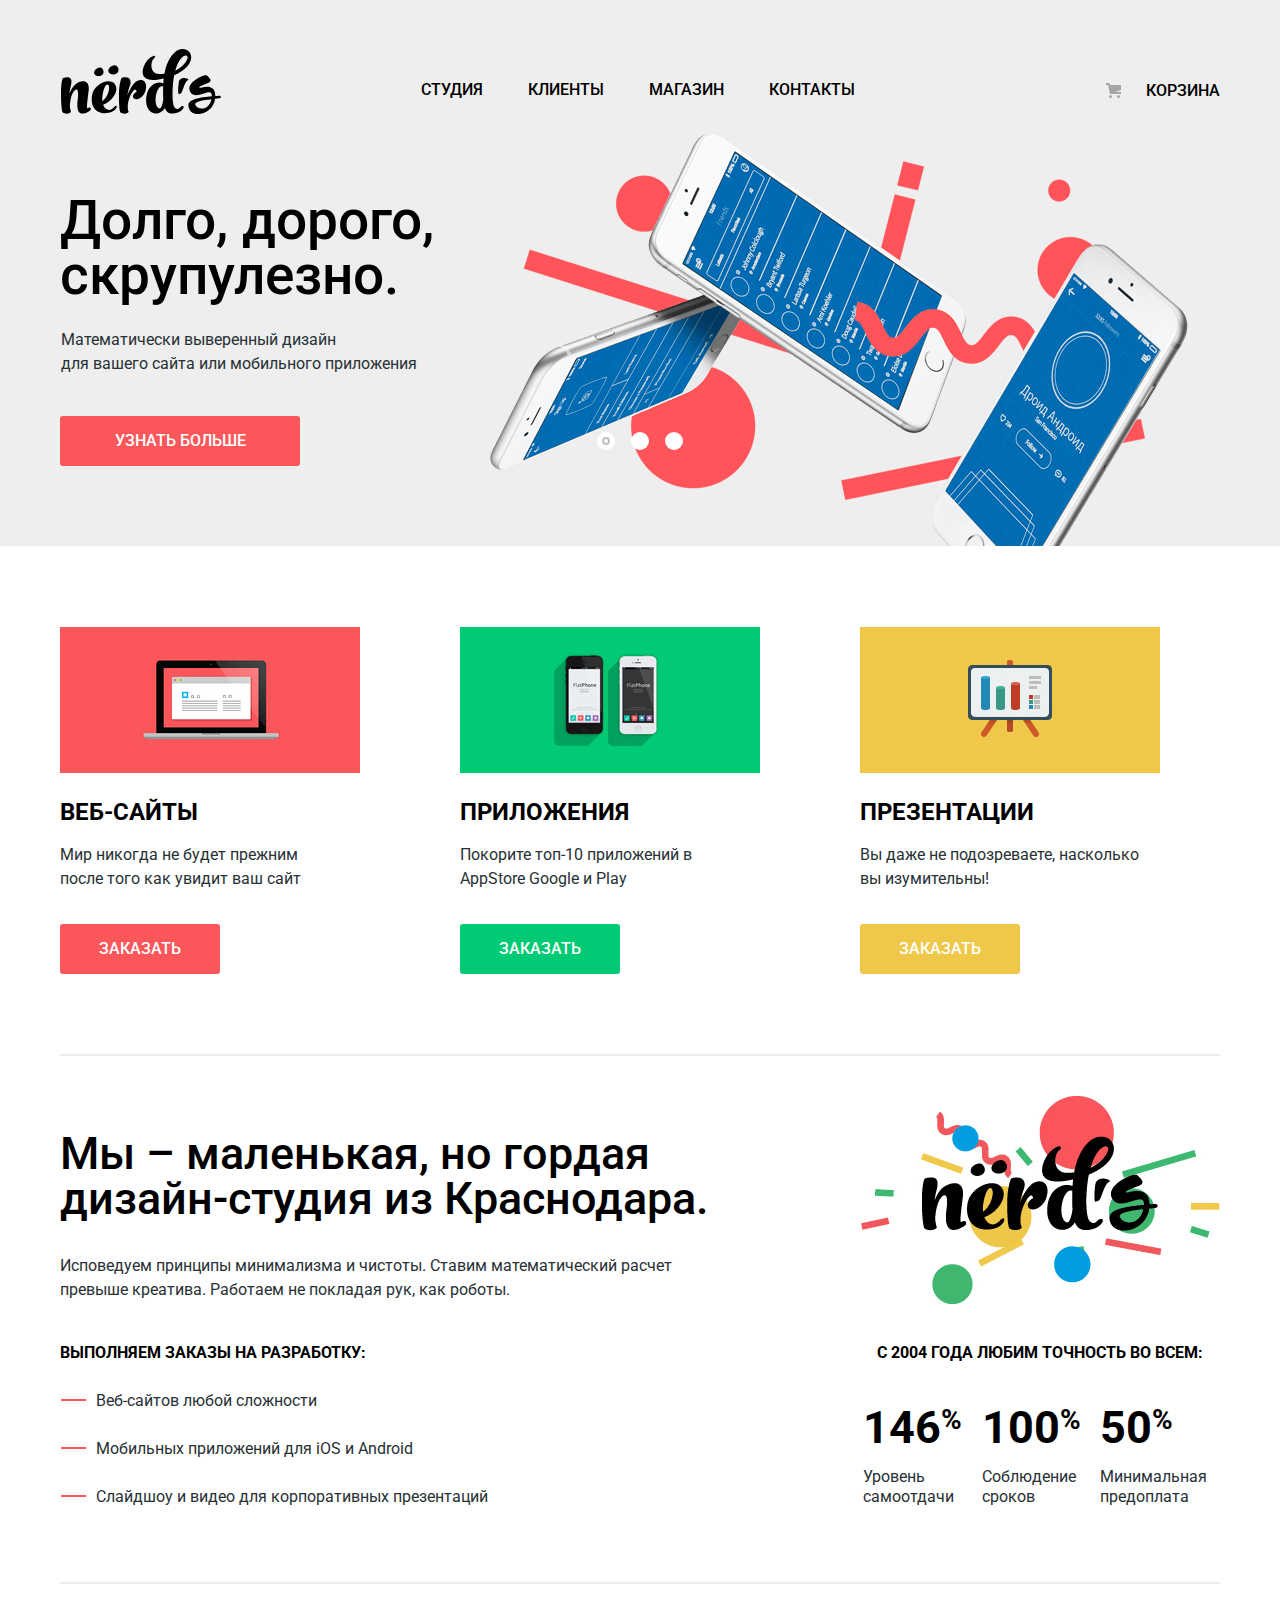
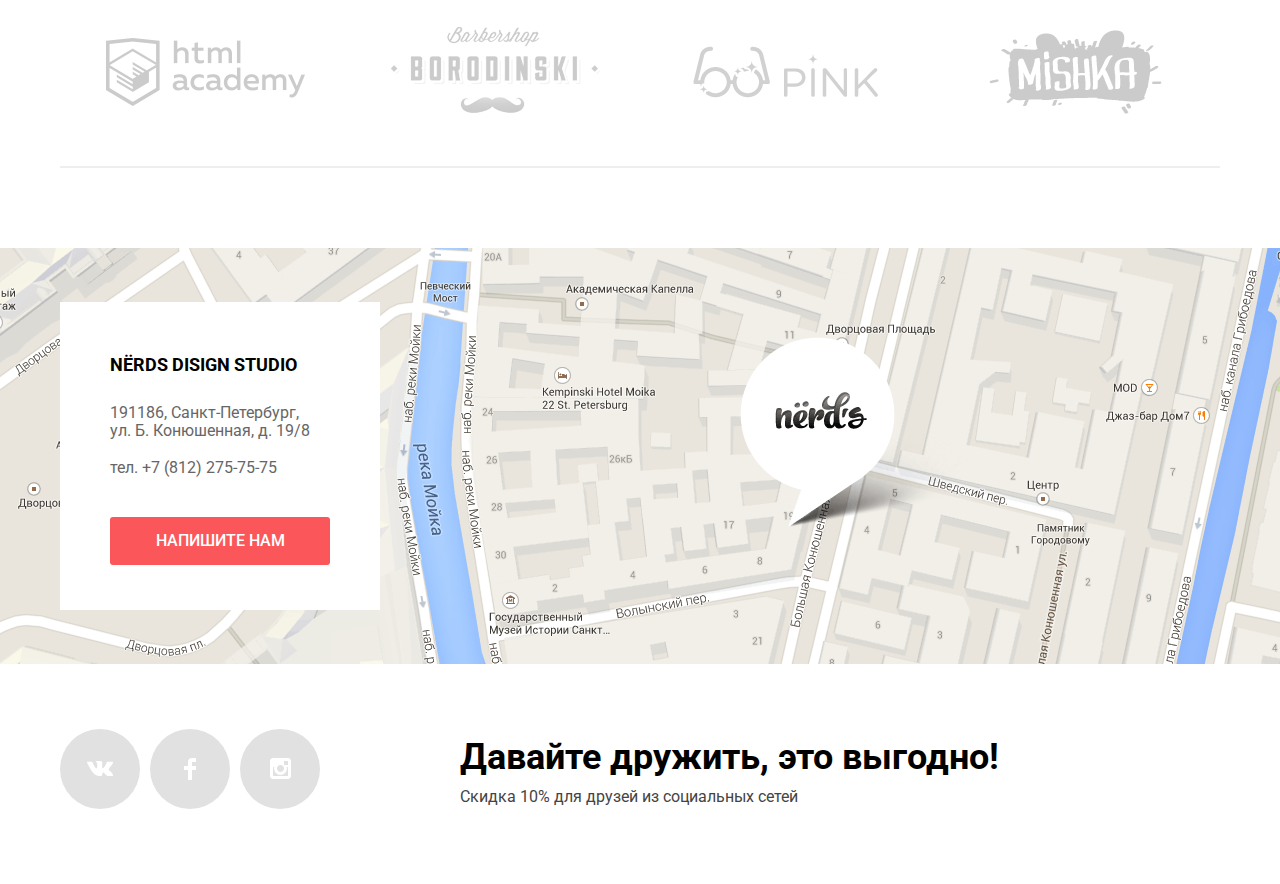
<file: index.html>
<!DOCTYPE html>
<html lang="ru">
  <head>
    <meta charset="utf-8">
    <title>Нёрдс главная</title>
    <link href="https://fonts.googleapis.com/css?family=Roboto:400,500,700&amp;subset=cyrillic" rel="stylesheet">
    <link href="css/normalize.min.css" rel="stylesheet">
    <link rel=stylesheet type="text/css" href="css/style.min.css">
  </head>
  <body>
    <header class="main-header">
      <nav class="main-navigation">
        <a class="main-header-logo">
        <img src="img/nerds-logo.svg" width="160" height="65" alt="Логотип дизайн-студии Нёрдс">
        </a>
        <ul class="site-navigation">
          <li>
            <a href="studio.html">Студия</a>
          </li>
          <li>
            <a href="clients.html">Клиенты</a>
          </li>
          <li>
            <a href="nerds-catalog.html">Магазин</a>
          </li>
          <li>
            <a href="contacts.html">Контакты</a>
          </li>
        </ul>
        <a class="cart" href="cart.html">Корзина</a>
      </nav>
    </header>
    <main class="container">
      <h1 class="visually-hidden">Дизайн-студия Нёрдс</h1>
      <section class="slider">
        <div class="slider-container">
          <h2 class="visually-hidden">Преимущества</h2>
          <input class="visually-hidden" type="radio" id="product-1" name="toggle" checked>
          <input class="visually-hidden" type="radio" id="product-2" name="toggle">
          <input class="visually-hidden" type="radio" id="product-3" name="toggle">
          <div class="slider-controls">
            <label class="slider-controls-item slider-item-1" for="product-1">Первый</label>
            <label class="slider-controls-item slider-item-2" for="product-2">Второй</label>
            <label class="slider-controls-item slider-item-3" for="product-3">Третий</label>
          </div>
          <ul class="slider-list">
            <li class="slide">
              <h3>Долго, дорого,<br> скрупулезно.</h3>
              <p>Математически выверенный дизайн<br> для вашего сайта или мобильного приложения</p>
              <a class="slider-item-button button" href="#">Узнать больше</a>              
            </li>
            <li class="slide">
              <h3>Любим математику как никто другой</h3>
              <p>Никакого креатива, только математические формулы для расчета идеальных пропорций.</p>
              <a class="slider-item-button button" href="#">Узнать больше</a>              
            </li>
            <li class="slide">
              <h3>Только ночь,<br> только хардкор</h3>
              <p>Работать днем, как все? Мы против этого.<br> Ближе к полуночи работа только начинается.</p>
              <a class="slider-item-button button" href="#">Узнать больше</a>
            </li>
          </ul>
        </div>
      </section>
      <div class="main-container">
        <section class="service">
          <h2 class="visually-hidden">Услуги</h2>
          <section class="service-1">
            <h3>Веб-сайты</h3>
            <p>Мир никогда не будет прежним после того как увидит ваш сайт</p>
            <a class="button order-button button-1" href="nerds-catalog.html">Заказать</a>
          </section>
          <section class="service-2">
            <h3>Приложения</h3>
            <p>Покорите топ-10 приложений в AppStore Google и Play</p>
            <a class="button order-button button-2" href="nerds-catalog2.html">Заказать</a>
          </section>
          <section class="service-3">
            <h3 class="service-item">Презентации</h3>
            <p>Вы даже не подозреваете, насколько вы изумительны!</p>
            <a class="button order-button button-3" href="nerds-catalog3.html">Заказать</a>
          </section>
        </section>
        <section class="about-us">
          <h2 class="visually-hidden">Коротко о нас</h2>
          <div class="services">
            <div class="services-wrapper">
              <strong>Мы – маленькая, но гордая дизайн-студия из Краснодара.</strong>
              <p>Исповедуем принципы минимализма и чистоты. Ставим математический расчет превыше креатива. Работаем не покладая рук, как роботы.</p>
              <b>Выполняем заказы на разработку:</b>
              <ul class="orders-list">
                <li>Веб-сайтов любой сложности</li>
                <li>Мобильных приложений для iOS и Android</li>
                <li>Слайдшоу и видео для корпоративных презентаций</li>
              </ul>
            </div>
            <div class="statistics">
              <img src="img/nerds.png" width="360" height="208" alt="Логотип дизайн-студии Нёрдс">
              <table class="statistics">
                <caption>С 2004 года любим точность во всем:</caption>
                <tr>
                  <td>146<sup>%</sup></td>
                  <td>100<sup>%</sup></td>
                  <td>50<sup>%</sup></td>
                </tr>
                <tr>
                  <td>Уровень самоотдачи</td>
                  <td>Соблюдение сроков</td>
                  <td>Минимальная предоплата</td>
                </tr>
              </table>
            </div>
          </div>
        </section>
        <div class="clients">
          <h2 class="visually-hidden">Наши клиенты</h2>
          <ul class="clients-list">
            <li>
              <a href="https://htmlacademy.ru/intensive/htmlcss">
              <img src="img/logo-html-academy.png" width="199" height="68" alt="Логотип HTML-Академии">
              </a>
            </li>
            <li>
              <a href="#"><img src="img/logo-barbershop.png" width="209" height="90" alt="Логотип Барбершоп Бородинский"></a>
            </li>
            <li>
              <a href="#"><img src="img/logo-pink.png" width="185" height="52" alt="Логотип Pink"></a>
            </li>
            <li>
              <a href="#"><img src="img/logo-mishka.png" width="173" height="84" alt="Логотип Mishka"></a>
            </li>
          </ul>
        </div>
      </div>
      <div class="map-container">
        <img class="map-img" src="img/map-img.png" alt="Схема расположения дизайн-студии Нёрдс" width="1440" height="416">             
        <div class="yandex-map">     
          <iframe  src="https://yandex.ru/map-widget/v1/?um=constructor%3Ab3ff6a1d81712ca3e4ad0da607a3c8943591cb01ef6dd0906b7117e7f5de6b8e&amp;source=constructor" ></iframe>
        </div>
        <div class="contact-us">
          <span>Nёrds disign studio</span>
          <p>191186, Санкт-Петербург, ул. Б. Конюшенная, д. 19/8</p>
          <a class="tel" href="tel:88122752525">тел. +7 (812) 275-75-75</a>
          <a class="button letter-button" href="letter.html">Напишите нам</a>
        </div>
      </div>
    </main>
    <footer class="main-footer">
      <div class="main-container">
        <div class="footer-social">
          <div class="social-wrapper">
            <b>Давайте дружить, это выгодно!</b>
            <p>Скидка 10% для друзей из социальных сетей</p>
          </div>
          <ul class="social-button-wrapper">
            <li>
              <a class="social-button" href="#"><img src="img/vk-icon.svg" width="26" height="15" alt="Вконтакте"></a>
            </li>
            <li>
              <a class="social-button" href="#"><img src="img/fb-icon.svg" width="12" height="22" alt="Фейсбук"></a>
            </li>
            <li>
              <a class="social-button" href="#"><img src="img/insta-icon.svg" width="21" height="21" alt="Инстаграм"></a>
            </li>
          </ul>
        </div>
      </div>
    </footer>
    <section class="modal modal-login">
      <h2>Напишите нам</h2>
      <form class="contact-form" action="https://echo.htmlacademy.ru" method="post">
        <div class="user-info">
          <p class="info"> 
            <label class="modal" for="user-name">Ваше имя:</label>
            <input class="input-user-name" id="user-name" type="text" name="full-name" placeholder="Имя Фамилия">
          </p>
          <p class="info">
            <label class="modal" for="user-email">Ваш e-mail:</label>
            <input class="input-user-email" id="user-email" type="email" name="email" placeholder="email@example.com">
          </p>
        </div>
        <p>
          <label class="modal" for="letter">Текст письма:</label>
          <textarea class="input-user-letter" id="letter" name="letter" rows="4" cols="85" placeholder="В свободной форме"></textarea>
        </p>
        <button class="button button-modal" type="submit">Отправить</button>
      </form>
      <button class="modal-close" type="button">Закрыть</button>
    </section>
    <script src="js/script.min.js"></script>
  </body>
</html>
</file>
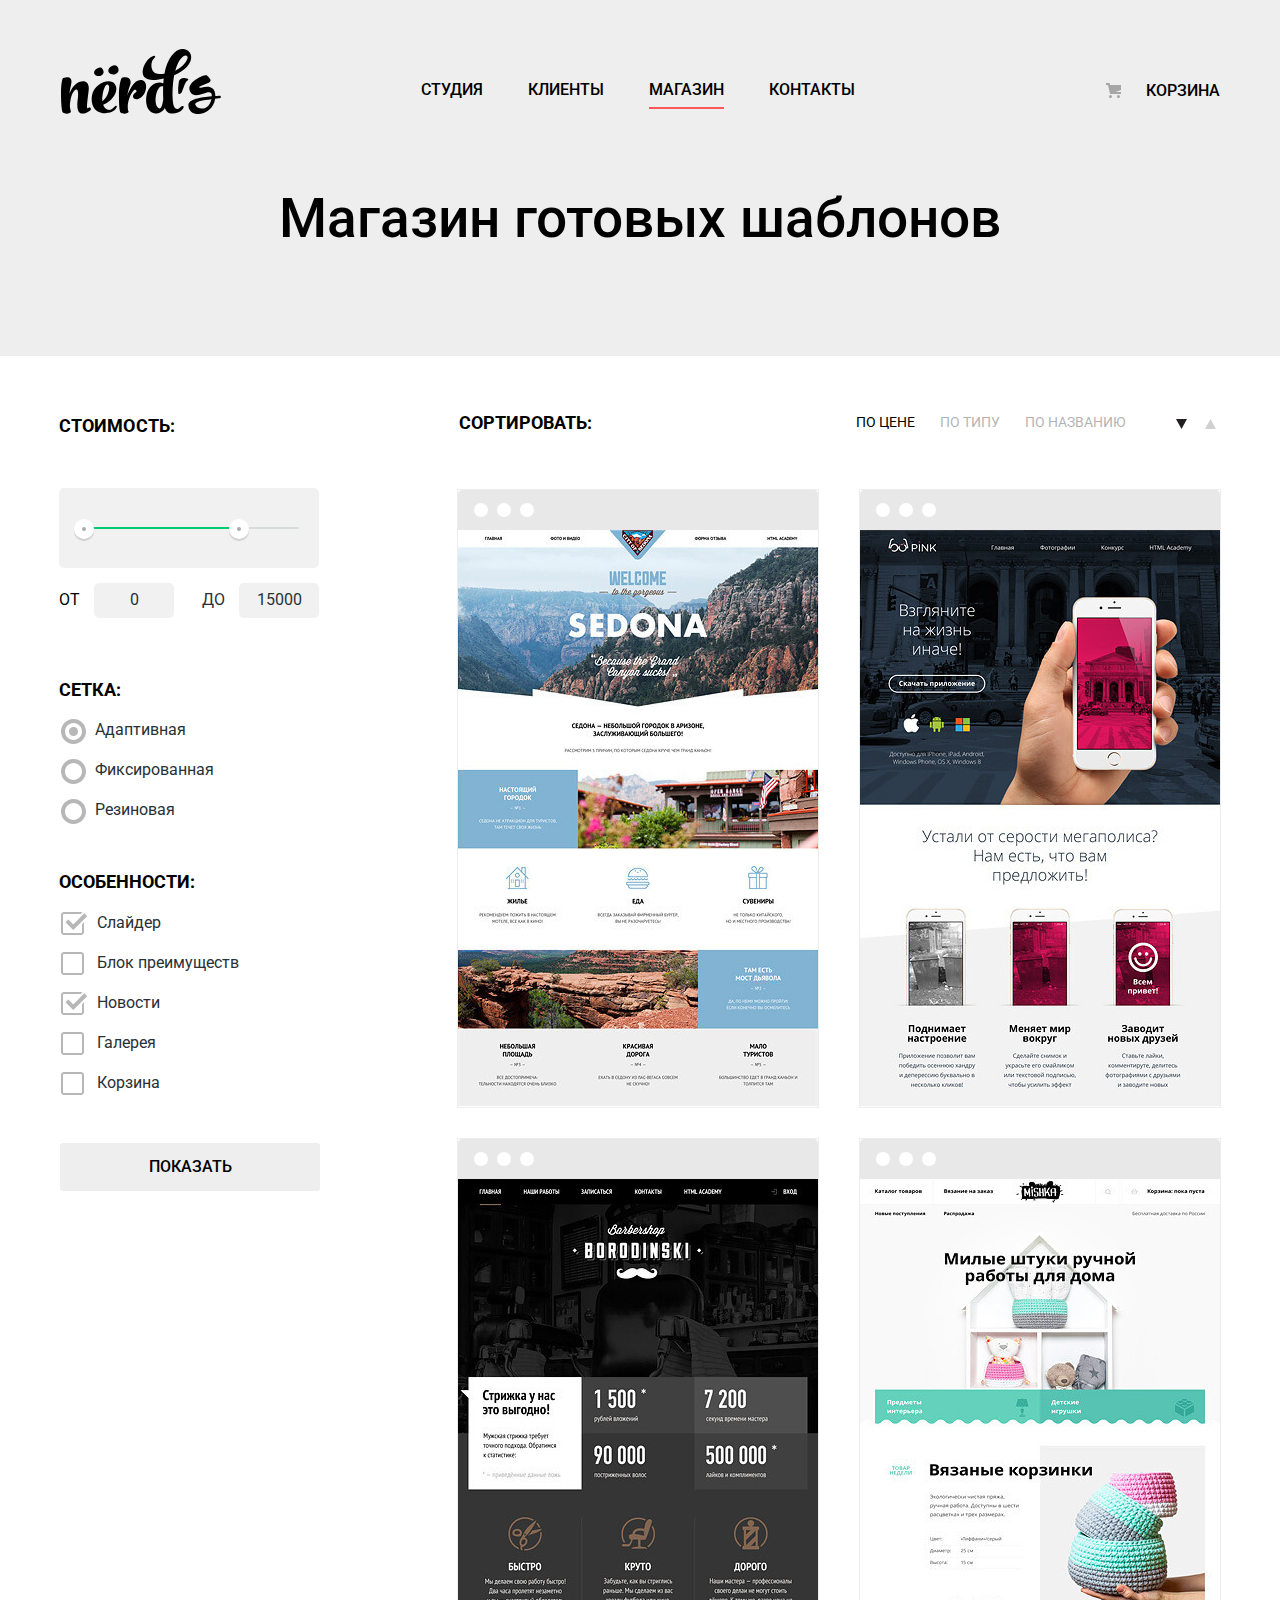
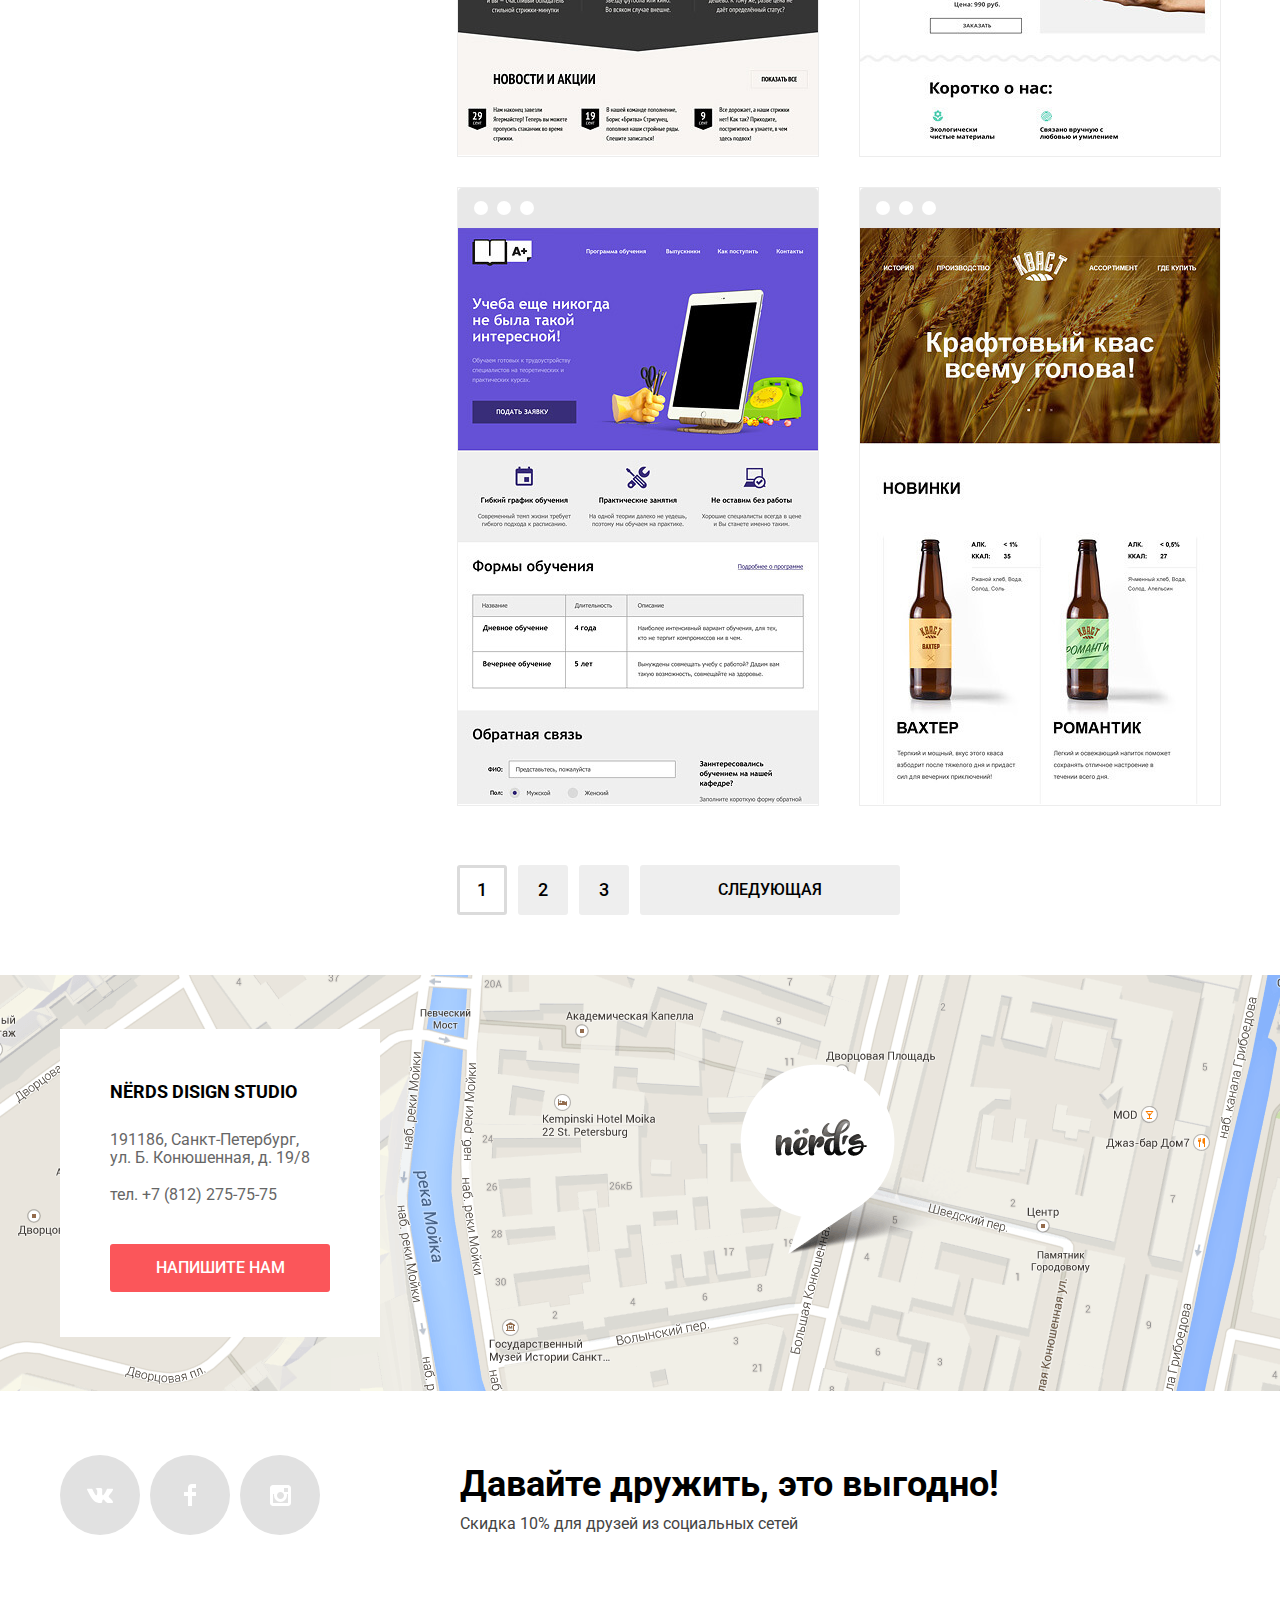
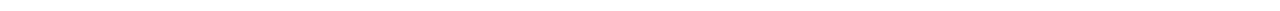
<file: nerds-catalog.html>
<!DOCTYPE html>
<html lang="ru">
  <head>
    <meta charset="utf-8">
    <title>Нёрдс каталог</title>
    <link href="https://fonts.googleapis.com/css?family=Roboto:400,500,700&amp;subset=cyrillic" rel="stylesheet">
    <link href="css/normalize.min.css" rel="stylesheet">
    <link rel=stylesheet type="text/css" href="css/style.min.css">
  </head>
  <body>
    <header class="main-header">
      <nav class="main-navigation">
        <a class="main-header-logo" href="index.html">
        <img src="img/nerds-logo.svg" width="160" height="65" alt="Логотип дизайн-студии Нёрдс">
        </a>
        <ul class="site-navigation">
          <li>
            <a href="studio.html">Студия</a>
          </li>
          <li>
            <a href="clients.html">Клиенты</a>
          </li>
          <li class="site-navigation-current">
            <a href="#">Магазин</a>
          </li>
          <li>
            <a href="contacts.html">Контакты</a>
          </li>
        </ul>
        <a class="cart" href="cart.html">Корзина</a> 
      </nav>
    </header>
    <main class="container">
      <div class="title">
        <h1 class="page-title">Магазин готовых шаблонов</h1>
      </div>
      <div class="main-container">
        <div class="wrapper">
          <section class="filters">
            <h2 class="visually-hidden">Фильтр шаблонов</h2>
            <form class="filter" method="get" action="https://echo.htmlacademy.ru">
              <fieldset class="price">
                <legend>Стоимость:</legend>
                <div class="range-filter">
                  <div class="range-controls">
                    <div class="scale">
                      <div class="bar"></div>
                    </div>
                    <div class="toggle toggle-min"></div>
                    <div class="toggle toggle-max"></div>
                  </div>
                  <div class="price-controls">
                    <label class="min-price">от <input name="min-price" type="text" value="0"></label>
                    <label class="max-price">до <input name="max-price" type="text" value="15000"></label>
                  </div>
                </div>
              </fieldset>
              <fieldset class="grid-type">
                <legend>Сетка:</legend>
                <ul>
                  <li class="filter-option grid">
                    <input class="visually-hidden filter-input filter-input-radio" type="radio" name="grid-type" value="adaptive" id="filter-adaptive" checked>
                    <label for="filter-adaptive">Адаптивная</label>
                  </li>
                  <li class="filter-option grid">
                    <input class="visually-hidden filter-input filter-input-radio" type="radio" name="grid-type" value="fixed" id="filter-fixed">
                    <label for="filter-fixed">Фиксированная</label>
                  </li>
                  <li class="filter-option grid">
                    <input class="visually-hidden filter-input filter-input-radio" type="radio" name="grid-type" value="rubber" id="filter-rubber">
                    <label for="filter-rubber">Резиновая</label>
                  </li>
                </ul>
              </fieldset>
              <fieldset class="site-features">
                <legend>Особенности:</legend>
                <ul>
                  <li class="filter-option checkbox">
                    <input class="visually-hidden filter-input filter-input-checkbox" type="checkbox" name="slider" id="filter-slider" checked>
                    <label for="filter-slider">Слайдер</label>
                  </li>
                  <li class="filter-option checkbox">                    
                    <input class="visually-hidden filter-input filter-input-checkbox" type="checkbox" name="features" id="filter-features">
                    <label for="filter-features">Блок преимуществ</label>
                  </li>
                  <li class="filter-option checkbox">
                    <input class="visually-hidden filter-input filter-input-checkbox" type="checkbox" name="news" id="filter-news" checked>
                    <label for="filter-news">Новости</label>
                  </li>
                  <li class="filter-option checkbox">
                    <input class="visually-hidden filter-input filter-input-checkbox" type="checkbox" name="gallery" id="filter-gallery">
                    <label for="filter-gallery">Галерея</label>
                  </li>
                  <li class="filter-option checkbox">
                    <input class="visually-hidden filter-input filter-input-checkbox" type="checkbox" name="cart" id="filter-cart">
                    <label for="filter-cart">Корзина</label>
                  </li>
                </ul>
              </fieldset>
              <button type="submit" class="filter-button button">Показать</button>
            </form>
          </section>
          <div class="sorting-catalog-wrapper">
            <section class="sorting">
              <h2 class="visually-hidden">Сортировка шаблонов</h2>
              <h3>Сортировать:</h3>
              <ul class="sorting-type">
                <li class="current">
                  <a href="#">По цене</a>
                </li>
                <li>
                  <a href="#">По типу</a>
                </li>
                <li>
                  <a href="#">По названию</a>
                </li>
              </ul>
              <ul class="sorting-order">
                <li class="current" >
                  <a href="#"><img src="img/icon-down-dir.svg" alt="Сортировка по убыванию" width="11" height="10"></a>
                </li>
                <li>
                  <a href="#"><img src="img/icon-up-dir.svg" alt="Сортировка по возрастанию" width="11" height="10"></a>
                </li>
              </ul>
            </section>
            <section class="catalog">
              <h2 class="visually-hidden">Список шаблонов</h2>
              <ul class="catalog-list">
                <li class="catalog-item">
                  <img class="catalog-item-image" src="img/sedona.jpg" width="360" height="576" alt="Сайт Седона"> 
                  <div class="catalog-item-card">
                    <h3 class="catalog-item-title"><a class="card" href="#">Sedona</a></h3>
                    <p>     Информационный сайт      для туристов</p>
                    <p class="item-price"><a class="button button-price card" href="#">9900 руб.</a></p>
                  </div>
                </li>
                <li class="catalog-item">
                  <img class="catalog-item-image" src="img/pink.jpg" width="360" height="576" alt="Сайт Pink">
                  <div class="catalog-item-card">
                    <h3 class="catalog-item-title"><a class="card" href="#">Pink App</a></h3>
                    <p>Продуктовый лендинг приложения для iOS и Android</p>
                    <p class="item-price"><a class="button button-price card" href="#">9900 руб.</a></p>
                  </div>
                </li>
                <li class="catalog-item">
                  <img class="catalog-item-image" src="img/barbershop.jpg" width="360" height="576" alt="Сайт Borodinski"> 
                  <div class="catalog-item-card">
                    <h3 class="catalog-item-title"><a href="#">Barbershop</a></h3>
                      <p>     Сайт салона красоты.      Для мужчин, да.</p>
                    <p class="item-price"><a class="button button-price" href="#">9900 руб.</a></p>
                  </div>
                </li>
                <li class="catalog-item">
                  <img class="catalog-item-image" src="img/mishka.jpg" width="360" height="576" alt="Сайт Mishki">
                  <div class="catalog-item-card">
                    <h3 class="catalog-item-title"><a href="#">Mishka</a></h3>
                    <p>     Интернет-магазин     вязаных игрушек</p>
                    <p class="item-price"><a class="button button-price" href="#">9900 руб.</a></p>
                  </div>
                </li>
                <li class="catalog-item">
                  <img class="catalog-item-image" src="img/aplus.jpg" width="360" height="576" alt="Сайт Aplus">
                  <div class="catalog-item-card">
                    <h3 class="catalog-item-title"><a href="#">A plus</a></h3>
                    <p>Лендинг курсов повышения квалификации</p>
                    <p class="item-price"><a class="button button-price" href="#">9900 руб.</a></p>
                  </div>
                </li>
                <li class="catalog-item">
                  <img class="catalog-item-image" src="img/kvast.jpg" width="360" height="576" alt="Сайт Кваст">
                  <div class="catalog-item-card">
                    <h3 class="catalog-item-title"><a href="#">Кваст</a></h3>
                    <p>Промо-сайт производителя крафтового кваса</p>
                    <p class="item-price"><a class="button button-price" href="#">9900 руб.</a></p>
                  </div>
                </li>
              </ul>
              <ul class="pagination-list">
                <li class="pagination-item pagination-item-current">
                  <a href="#">1</a>
                </li>
                <li class="pagination-item">
                  <a href="#">2</a>
                </li>
                <li class="pagination-item">
                  <a href="#">3</a>
                </li>
                <li class="pagination-item next">
                  <a href="#">Следующая</a>
                </li>
              </ul>
            </section>
          </div>
        </div>
      </div>
      <div class="map-container">
        <img class="map-img" src="img/map-img.png" alt="Схема расположения дизайн-студии Нёрдс" width="1440" height="416">             
        <div class="yandex-map">     
          <iframe  src="https://yandex.ru/map-widget/v1/?um=constructor%3Ab3ff6a1d81712ca3e4ad0da607a3c8943591cb01ef6dd0906b7117e7f5de6b8e&amp;source=constructor" ></iframe>
        </div>
        <div class="contact-us">
          <span>Nёrds disign studio</span>
          <p>191186, Санкт-Петербург, ул. Б. Конюшенная, д. 19/8</p>
          <a class="tel" href="tel:88122752525">тел. +7 (812) 275-75-75</a>
          <a class="button letter-button" href="letter.html">Напишите нам</a>
        </div>
      </div>
    </main>
    <footer class="main-footer">
      <div class="main-container">
        <div class="footer-social">
          <div class="social-wrapper">
            <b>Давайте дружить, это выгодно!</b>
            <p>Скидка 10% для друзей из социальных сетей</p>
          </div>
          <ul class="social-button-wrapper">
            <li>
              <a class="social-button" href="#"><img src="img/vk-icon.svg" width="26" height="15" alt="Вконтакте"></a>
            </li>
            <li>
              <a class="social-button" href="#"><img src="img/fb-icon.svg" width="12" height="22" alt="Фейсбук"></a>
            </li>
            <li>
              <a class="social-button" href="#"><img src="img/insta-icon.svg" width="21" height="21" alt="Инстаграм"></a>
            </li>
          </ul>
        </div>
      </div>
    </footer>
    <section class="modal modal-login">
      <h2>Напишите нам</h2>
      <form class="contact-form" action="https://echo.htmlacademy.ru" method="post">
        <div class="user-info">
          <p class="info"> 
            <label class="modal" for="user-name">Ваше имя:</label>
            <input class="input-user-name" id="user-name" type="text" name="full-name" placeholder="Имя Фамилия">
          </p>
          <p class="info">
            <label class="modal" for="user-email">Ваш e-mail:</label>
            <input class="input-user-email" id="user-email" type="email" name="email" placeholder="email@example.com">
          </p>
        </div>
        <p class="modal-letter">
          <label class="modal" for="letter">Текст письма:</label>
          <textarea class="input-user-letter" id="letter" name="letter" rows="4" cols="85" placeholder="В свободной форме"></textarea>
        </p>
        <button class="button button-modal" type="submit">Отправить</button>
      </form>
      <button class="modal-close" type="button">Закрыть</button>
    </section>
    <script src="js/script.min.js"></script>
  </body>
</html>
</file>
<file: css/style.min.css>
@-webkit-keyframes shake{0%,to{-webkit-transform:translate(-50%,-50%);transform:translate(-50%,-50%)}10%,30%,50%,70%,90%{-webkit-transform:translate(-51%,-50%);transform:translate(-51%,-50%)}20%,40%,60%,80%{-webkit-transform:translate(-49%,-50%);transform:translate(-49%,-50%)}}@keyframes shake{0%,to{-webkit-transform:translate(-50%,-50%);transform:translate(-50%,-50%)}10%,30%,50%,70%,90%{-webkit-transform:translate(-51%,-50%);transform:translate(-51%,-50%)}20%,40%,60%,80%{-webkit-transform:translate(-49%,-50%);transform:translate(-49%,-50%)}}body{margin:0;padding:0;min-width:1200px;font-family:Roboto,Arial,sans-serif;font-size:16px;line-height:24px;font-weight:400;color:#000;background-color:#fff}a{text-decoration:none}.main-container,.slider-container{width:1200px;-webkit-box-sizing:border-box;box-sizing:border-box;margin:0 auto;padding-left:20px;padding-right:20px}.visually-hidden{position:absolute;width:1px;height:1px;border:0;padding:0;clip:rect(0 0 0 0);overflow:hidden}.button{display:block;width:240px;padding:13px 0;font:inherit;font-size:16px;font-weight:500;line-height:18px;text-align:center;color:#fff;vertical-align:middle;text-transform:uppercase;background-color:#fb565a;border-radius:3px;border:0}.button:focus,.button:hover{background-color:#e74246}.button:active{background-color:#d7373b;-webkit-box-shadow:0 3px rgba(0,0,0,.1) inset;box-shadow:0 3px rgba(0,0,0,.1) inset;color:rgba(255,255,255,.3)}.main-header{position:relative;width:100%;background-color:#eee;overflow:hidden;margin-bottom:6px}.main-navigation{display:-webkit-box;display:-ms-flexbox;display:flex;-webkit-box-pack:center;-ms-flex-pack:center;justify-content:center;min-height:115px;padding-top:49px;padding-left:0}.main-header-logo,.site-navigation{-webkit-box-sizing:border-box;box-sizing:border-box}.main-header-logo{display:block;height:65px;width:160px}.site-navigation{display:-webkit-box;display:-ms-flexbox;display:flex;width:820px;-webkit-box-pack:start;-ms-flex-pack:start;justify-content:flex-start;-ms-flex-wrap:wrap;flex-wrap:wrap;margin-top:26px;padding-left:200px;list-style:none}.site-navigation a{display:block;position:relative;list-style:none;font-size:16px;line-height:30px;margin-right:45px;text-transform:uppercase;color:#000;font-weight:500;outline:0}site-navigation li:nth-child(3){margin-right:54px}.cart{font-size:16px;line-height:30px;font-weight:500;text-transform:uppercase;margin-left:105px;padding-top:27px;position:relative;color:#000;outline:0}.cart::before{content:"";background-image:url(../img/cart-icon.svg);display:block;position:absolute;width:15px;height:15px;margin-left:-40px;margin-top:7px}.main-header-logo:hover{opacity:.8}.main-header-logo:active{opacity:.3}.cart:focus,.cart:hover,.site-navigation a:focus,.site-navigation a:hover{color:#fb565a}.cart a:active,.site-navigation a:active{color:#fff;height:2px;opacity:.3}.site-navigation-current a{padding-bottom:2px;border-bottom:2px solid #fb565a}.slider{position:relative;background:#eee;top:-50px}.slider-controls{position:absolute;left:50%;bottom:104px;z-index:100;width:160px;height:18px;text-align:center;font-size:0;-webkit-transform:translateX(-50%);-ms-transform:translateX(-50%);transform:translateX(-50%)}.slider-controls label{position:relative;display:inline-block;vertical-align:middle;width:18px;height:18px;padding:8px;border-radius:50%;cursor:pointer}.slider-controls label::after{content:"";position:absolute;top:8px;left:8px;z-index:1;width:18px;height:18px;background:#fff;border-radius:50%}.grid-type ul,.site-features ul,.slider-list{list-style:none;margin:0;padding:0}.slide{display:none;padding:78px 0 80px}.slider-item-button{padding:16px 0}.slide:nth-child(1){background-image:url(../img/slide1.png);background-repeat:no-repeat;background-position:430px 13px}.slide:nth-child(2),.slide:nth-child(3){background-image:url(../img/slide2.png);background-repeat:no-repeat;background-position:500px 0}.slide:nth-child(3){background-image:url(../img/slide3.png);background-position:400px 20px}#product-1:checked~.slider-list .slide:nth-child(1),#product-2:checked~.slider-list .slide:nth-child(2),#product-3:checked~.slider-list .slide:nth-child(3){display:block}#product-1:checked~.slider-controls .slider-item-1::before,#product-2:checked~.slider-controls .slider-item-2::before,#product-3:checked~.slider-controls .slider-item-3::before{content:"";position:absolute;left:50%;top:50%;z-index:2;width:4px;height:4px;margin:-4px;background-color:inherit;border:2px solid #c1c1c1;border-radius:50%}.slide h3{max-width:600px;margin-top:-5px;margin-bottom:25px;font-size:55px;font-weight:500;line-height:55px}.slide p{color:#283136;max-width:430px;margin-left:1px;margin-bottom:40px}.service{display:-webkit-box;display:-ms-flexbox;display:flex;width:1100px;margin-top:31px;padding-bottom:80px;-webkit-box-pack:start;-ms-flex-pack:start;justify-content:flex-start}.service-1,.service-2{margin-right:100px}.service-1::before,.service-2::before,.service-3::before{display:block;content:"";width:300px;height:146px;background-image:url(../img/web.png)}.service-2::before,.service-3::before{background-image:url(../img/apps.png)}.service-3::before{background-image:url(../img/presentarions.png)}.service h3{font-size:24px;line-height:30px;font-weight:700;text-transform:uppercase;text-align:left;margin-bottom:0}.service p{color:#283136;text-align:left;width:280px}.order-button{width:160px;margin-top:33px;padding:16px 0}.button-2{background-color:#00ca74}.button-2:focus,.button-2:hover{background-color:#00bc6c}.button-2:active{background-color:#00aa62}.button-3{background-color:#efc84a}.button-3:focus,.button-3:hover{background-color:#eab534}.button-3:active{background-color:#e5a722}.services{display:-webkit-box;display:-ms-flexbox;display:flex;width:1160px;padding-top:40px;margin-bottom:77px;-webkit-box-pack:justify;-ms-flex-pack:justify;justify-content:space-between;border-top:2px solid #eee}.services-wrapper{width:660px;padding-top:35px}.wrapper{display:-webkit-box;display:-ms-flexbox;display:flex;width:300px;margin-top:60px;margin-left:-15px;-webkit-box-align:start;-ms-flex-align:start;align-items:flex-start}.services strong{font-size:45px;font-weight:500;line-height:45px}.services p{display:block;color:#283136;margin-top:33px;margin-bottom:39px}.services b,.statistics caption{font-weight:700;text-transform:uppercase}.services b{display:block;margin-bottom:12px}.statistics caption{padding-top:30px;padding-bottom:25px}.statistics{width:360px;min-height:130px;-webkit-box-sizing:border-box;box-sizing:border-box;padding-bottom:5px}.statistics td{width:120px}.statistics tr:first-child{height:72px;font-size:45px;font-weight:700;text-align:left}.statistics tr:nth-child(2){color:#283136;line-height:20px;vertical-align:top}sup{font-size:28px}.orders-list{padding-left:36px;line-height:35px;list-style:none;margin:0}.orders-list li{color:#283136;line-height:48px}.orders-list li::before{content:"";background:#fb565a;display:block;position:absolute;width:25px;height:2px;margin-left:-35px;margin-top:22px}.clients{margin-top:-20px;margin-bottom:80px;width:1160px;min-height:180px;border-top:2px solid #eee;border-bottom:2px solid #eee}.clients-list li{display:block;width:290px;opacity:.2;text-align:center}.clients li:hover{opacity:1}.clients li a:active{opacity:.1}.clients-list,.title{-webkit-box-sizing:border-box;box-sizing:border-box}.clients-list{display:-webkit-box;display:-ms-flexbox;display:flex;-ms-flex-wrap:wrap;flex-wrap:wrap;width:1160px;padding-left:0;-webkit-box-pack:justify;-ms-flex-pack:justify;justify-content:flex-start;-webkit-box-align:center;-ms-flex-align:center;align-items:center;list-style:none;padding-top:0}.clients-list:before{content:"";display:inline-block;min-height:150px;visibility:hidden}.title{display:block;text-align:center;background-color:#eee;padding-top:27px;padding-bottom:73px;margin-top:-6px}.filters{margin-top:-5px;margin-right:0}.page-title{font-size:55px;font-weight:500;line-height:55px;text-align:center;margin-top:0}.price{width:260px;border:0 solid}.contact-us span,.filters legend{font-size:18px;font-weight:700;line-height:30px;text-transform:uppercase}.range-filter{width:260px;margin-top:42px}.range-controls{position:relative;height:41px;margin-bottom:15px;padding-top:39px;padding-right:20px;padding-left:20px;background-color:#f1f1f1;border-radius:5px}.range-controls .scale{height:2px;background:#d7dcde}.range-controls .bar{width:70%;height:2px;background:#00ca74}.range-controls .toggle{position:absolute;top:31px;left:0;width:4px;height:4px;padding:0;border:8px solid #fff;background-color:#ababab;border-radius:50%;-webkit-box-shadow:0 2px 1px 0 #cfcfcf;box-shadow:0 2px 1px 0 #cfcfcf;cursor:pointer}.range-controls .toggle-min{left:15px}.range-controls .toggle-max{left:170px}.price-controls{font-size:0}.price-controls label{display:inline-block;vertical-align:middle;width:50%;font-size:16px;text-transform:uppercase}.price-controls input{width:60px;padding:8px 10px;margin-left:10px;font-family:Roboto,Arial,sans-serif;font-size:16px;text-align:center;color:#283136;border:0;border-radius:5px;background:#f1f1f1}.max-price{text-align:right;color:#283136}.price legend{line-height:30px;letter-spacing:.1px;margin-top:0}.filter-option{line-height:40px}.checkbox label,.checkbox label:hover{color:#283136;line-height:20px}.checkbox label:disabled{opacity:.3}.grid-type,.site-features{border:0 solid}.grid-type legend{padding-top:47px}.grid label{color:#283136}.grid label:hover{color:#000}.grid label:active,.social-button:active img{opacity:.3}.filter-option label{display:inline-block;vertical-align:baseline;position:relative}input[type=radio]+label::before{content:"";display:inline-block;width:25px;height:25px;vertical-align:middle;background:url(../img/radio-off.svg) left top no-repeat;opacity:.4;margin-right:9px;margin-left:2px}input[type=radio]:disabled+label::before{opacity:.1}input[type=radio]+label:hover::before,input[type=radio]:focus+label::before{opacity:1}input[type=radio]:focus+label{color:#000}input[type=radio]:checked+label::before{background:url(../img/radio-on.svg) left top no-repeat}.site-features legend{padding-top:27px}input[type=checkbox]+label::before{display:inline-block;content:"";width:27px;height:23px;vertical-align:middle;background:url(../img/checkbox-off.svg) left top no-repeat;opacity:.4;margin-right:9px;margin-left:2px}input[type=checkbox]+label:hover::before,input[type=checkbox]:focus+label::before{opacity:1}input[type=checkbox]:checked+label::before{background:url(../img/checkbox-on.svg) left top no-repeat}input[type=checkbox]:disabled+label::before{opacity:.1}.filter-button{width:260px;background:#eee;color:#000;padding:15px 0;margin-top:30px;margin-left:15px;outline-style:none}.filter-button:focus,.filter-button:hover{background:#dfdfdf}.filter-button:focus{outline-width:0}.filter-button:active{background:#d5d5d5}.sorting-catalog-wrapper{margin-left:45px;padding-left:39px;padding-right:0;-webkit-box-align:center;-ms-flex-align:center;align-items:center}.sorting,.sorting-type{display:-webkit-box;display:-ms-flexbox;display:flex;-webkit-box-align:start;-ms-flex-align:start;align-items:flex-start;margin-top:-20px}.sorting h3,.sorting-type a{line-height:18px;text-transform:uppercase}.sorting h3{padding-left:42px;font-size:18px;font-weight:700;margin-right:260px}.sorting-type{-webkit-box-align:center;-ms-flex-align:center;align-items:center;list-style:none;width:320px;padding:0;margin-top:14px;margin-left:4px}.sorting-type a{font-size:14px;font-weight:400;opacity:.3;margin-right:25px;color:#000;outline:0}.sorting-type a:focus,.sorting-type a:hover{opacity:.6}.sorting-type a:active{opacity:1}.sorting-order{display:-webkit-box;display:-ms-flexbox;display:flex;width:40px;-webkit-box-pack:justify;-ms-flex-pack:justify;justify-content:space-between;-webkit-box-align:center;-ms-flex-align:center;align-items:center;list-style:none;padding-left:0;padding-right:0;margin-left:0}.sorting-order a{opacity:.2;margin-top:4px}.sorting-order a:focus,.sorting-order a:hover{opacity:.6}.catalog-item:hover .catalog-item-card,.catalog-item:hover::before,.current a,.sorting-order a:active{opacity:1}.catalog-list{display:-webkit-box;display:-ms-flexbox;display:flex;min-width:820px;list-style:none;padding:0;margin-top:37px;-ms-flex-wrap:wrap;flex-wrap:wrap}.catalog-item{position:relative;border:1px solid rgba(77,77,77,.1);margin-right:0;margin-left:40px;margin-bottom:30px}.catalog-item::before{content:"";background-image:url(../img/browser.svg);width:360px;height:40px;opacity:.12}.catalog-item:hover{-webkit-box-shadow:0 6px 15px 0 rgba(0,1,1,.25);box-shadow:0 6px 15px 0 rgba(0,1,1,.25)}.catalog-item,.catalog-item-card,.catalog-item-title,.catalog-item::before{display:block;-webkit-box-sizing:border-box;box-sizing:border-box}.catalog-item-card{background:#eee;opacity:0;width:360px;min-height:230px;position:relative;bottom:254px;padding-left:5px;padding-right:5px;padding-bottom:30px;margin-bottom:-254px}.catalog-item-card:hover{opacity:1}.catalog-item-title{font-size:18px;line-height:30px;font-weight:700;text-align:center;padding-top:30px;margin-bottom:-3px}.card:focus~.catalog-item-card{opacity:1}.button-price,.catalog-item-card p{-webkit-box-sizing:border-box;box-sizing:border-box}.catalog-item-card p{line-height:18px;color:#666;text-align:center;white-space:pre-wrap;padding-left:60px;padding-right:60px}.button-price{display:block;width:200px;padding:16px 0;margin-left:16px}.pagination-item a,.pagination-list{display:-webkit-box;display:-ms-flexbox;display:flex}.pagination-list{padding-left:40px;margin-bottom:60px;list-style:none;margin-top:-47px}.pagination-item a{-webkit-box-sizing:border-box;box-sizing:border-box;-webkit-box-pack:center;-ms-flex-pack:center;justify-content:center;-webkit-box-align:center;-ms-flex-align:center;align-items:center;width:50px;height:50px;font-size:18px;font-weight:500;line-height:18px;margin-right:11px;margin-top:60px;background:#eee;border-radius:3px;color:#000;text-transform:uppercase;outline:0}.pagination-item a:focus,.pagination-item a:hover{background:#dbdbdb}.pagination-item a:active{background-color:#d5d5d5;-webkit-box-shadow:0 3px rgba(0,0,0,.1) inset;box-shadow:0 3px rgba(0,0,0,.1) inset;color:rgba(0,0,0,.3)}.pagination-item-current a,.pagination-item-current a:focus,.pagination-item-current a:hover{background:#fff;border:3px solid #dbdbdb}.next a{font-size:16px;font-weight:500;line-height:18px;width:260px}.map-container{display:block;position:relative;min-height:416px;overflow:hidden}.map-img,.yandex-map{position:absolute;top:0}.map-img{-webkit-transform:translateX(-50%);-ms-transform:translateX(-50%);transform:translateX(-50%);left:50%}.yandex-map{left:0;width:100%}.yandex-map iframe{border:0;width:100%;height:416px}.contact-us{display:block;-webkit-box-sizing:border-box;box-sizing:border-box;width:320px;height:308px;position:absolute;left:calc(50% - 580px);padding-left:50px;padding-top:48px;padding-bottom:40px;top:54px;background-color:#fff}.contact-us p,.tel{line-height:18px;color:#666}.contact-us p{display:block;width:210px;margin-top:24px}.tel{font-size:16px;font-weight:400;text-transform:lowercase}.letter-button{width:220px;padding:15px 0;margin-top:37px}.footer-social{display:-webkit-box;display:-ms-flexbox;display:flex;-webkit-box-orient:horizontal;-webkit-box-direction:reverse;-ms-flex-direction:row-reverse;flex-direction:row-reverse;min-height:220px;margin-top:0;-webkit-box-pack:end;-ms-flex-pack:end;justify-content:flex-end;-webkit-box-align:center;-ms-flex-align:center;align-items:center}.social-wrapper{display:block;width:760px;-webkit-box-sizing:border-box;box-sizing:border-box;margin-top:15px;margin-right:0}.social-button,.social-button-wrapper{display:-webkit-box;display:-ms-flexbox;display:flex;-webkit-box-align:center;-ms-flex-align:center;align-items:center}.social-button-wrapper{-ms-flex-wrap:wrap;flex-wrap:wrap;list-style:none;margin-top:15px;padding:0;margin-right:125px;width:275px}.social-button-wrapper:before{content:"";display:inline-block;min-height:90px;visibility:hidden}.social-wrapper b{font-size:36px;font-weight:700;line-height:36px;margin-top:25px}.social-wrapper p{color:#444;line-height:22px;margin-top:10px}.social-button{background-color:#e1e1e1;width:80px;height:80px;-webkit-box-pack:center;-ms-flex-pack:center;justify-content:center;border-radius:50%;border:0;margin-right:10px;margin-bottom:10px}.social-button:focus,.social-button:hover{background-color:#e74246}.social-button:active{background-color:#d7373b}.modal{position:fixed;background-color:#fff;z-index:101}.modal-login{display:none;-webkit-box-sizing:border-box;box-sizing:border-box;top:50%;left:50%;-webkit-transform:translate(-50%,-50%);-ms-transform:translate(-50%,-50%);transform:translate(-50%,-50%);width:960px;min-height:590px;padding-left:100px;padding-right:60px;-webkit-box-shadow:0 20px 40px 0 rgba(0,1,1,.75);box-shadow:0 20px 40px 0 rgba(0,1,1,.75)}.modal-show{display:block}.modal-error{-webkit-animation:shake .6s;animation:shake .6s}.modal-close{position:absolute;top:80px;right:90px;width:22px;height:22px;font-size:0;background-color:transparent;border:0;outline-style:none;cursor:pointer}.modal-close::after,.modal-close::before{content:"";position:absolute;top:10px;left:2px;width:19px;height:3px;background-color:#fecccd}.modal-close:hover::after,.modal-close:hover::before{background-color:#fb565a}.modal-close:focus::after,.modal-close:focus::before{background-color:#fb565a}.modal-close:active::after,.modal-close:active::before{background-color:#fee}.modal-close::before{-webkit-transform:rotate(45deg);-ms-transform:rotate(45deg);transform:rotate(45deg)}.modal-close::after{-webkit-transform:rotate(-45deg);-ms-transform:rotate(-45deg);transform:rotate(-45deg)}.modal-login h2{font-size:45px;font-weight:500;line-height:45px;margin-top:70px;margin-bottom:0}.modal label{display:inline-block;font-size:16px;font-weight:700;line-height:18px;margin-top:0;position:static;padding-bottom:0}.user-info{display:-webkit-box;display:-ms-flexbox;display:flex;-webkit-box-pack:justify;-ms-flex-pack:justify;justify-content:space-between;margin-top:35px;padding-right:0}.info{display:block;margin-top:0;width:360px}.user-info:after{content:"";display:inline-block;min-height:2px;visibility:hidden}.contact-form input[type=email],.contact-form input[type=text],.contact-form textarea{font:inherit;color:#444;opacity:.5;-webkit-box-sizing:border-box;box-sizing:border-box;padding-left:13px;margin-top:7px;border:2px solid #d7dcde;border-radius:2px;outline:0}.contact-form input[type=email],.contact-form input[type=text]{margin-bottom:3px;width:360px;padding-top:10px;padding-bottom:12px}.modal-letter{margin-top:0;padding-top:10px}.contact-form textarea{width:760px;height:115px;padding-top:8px;padding-bottom:11px;resize:none}.contact-form input[type=email]:hover,.contact-form input[type=text]:hover,.contact-form textarea:hover{border:2px solid #b4b9bb;opacity:1}.contact-form input[type=email]:focus,.contact-form input[type=text]:focus,.contact-form textarea:focus{opacity:1;border:2px solid #000}.contact-form input[type=email]:invalid{color:#e74246;opacity:1;border:2px solid #e74246}.button-modal{width:260px;margin-top:45px;padding:15px 0;outline-style:none}
</file>
